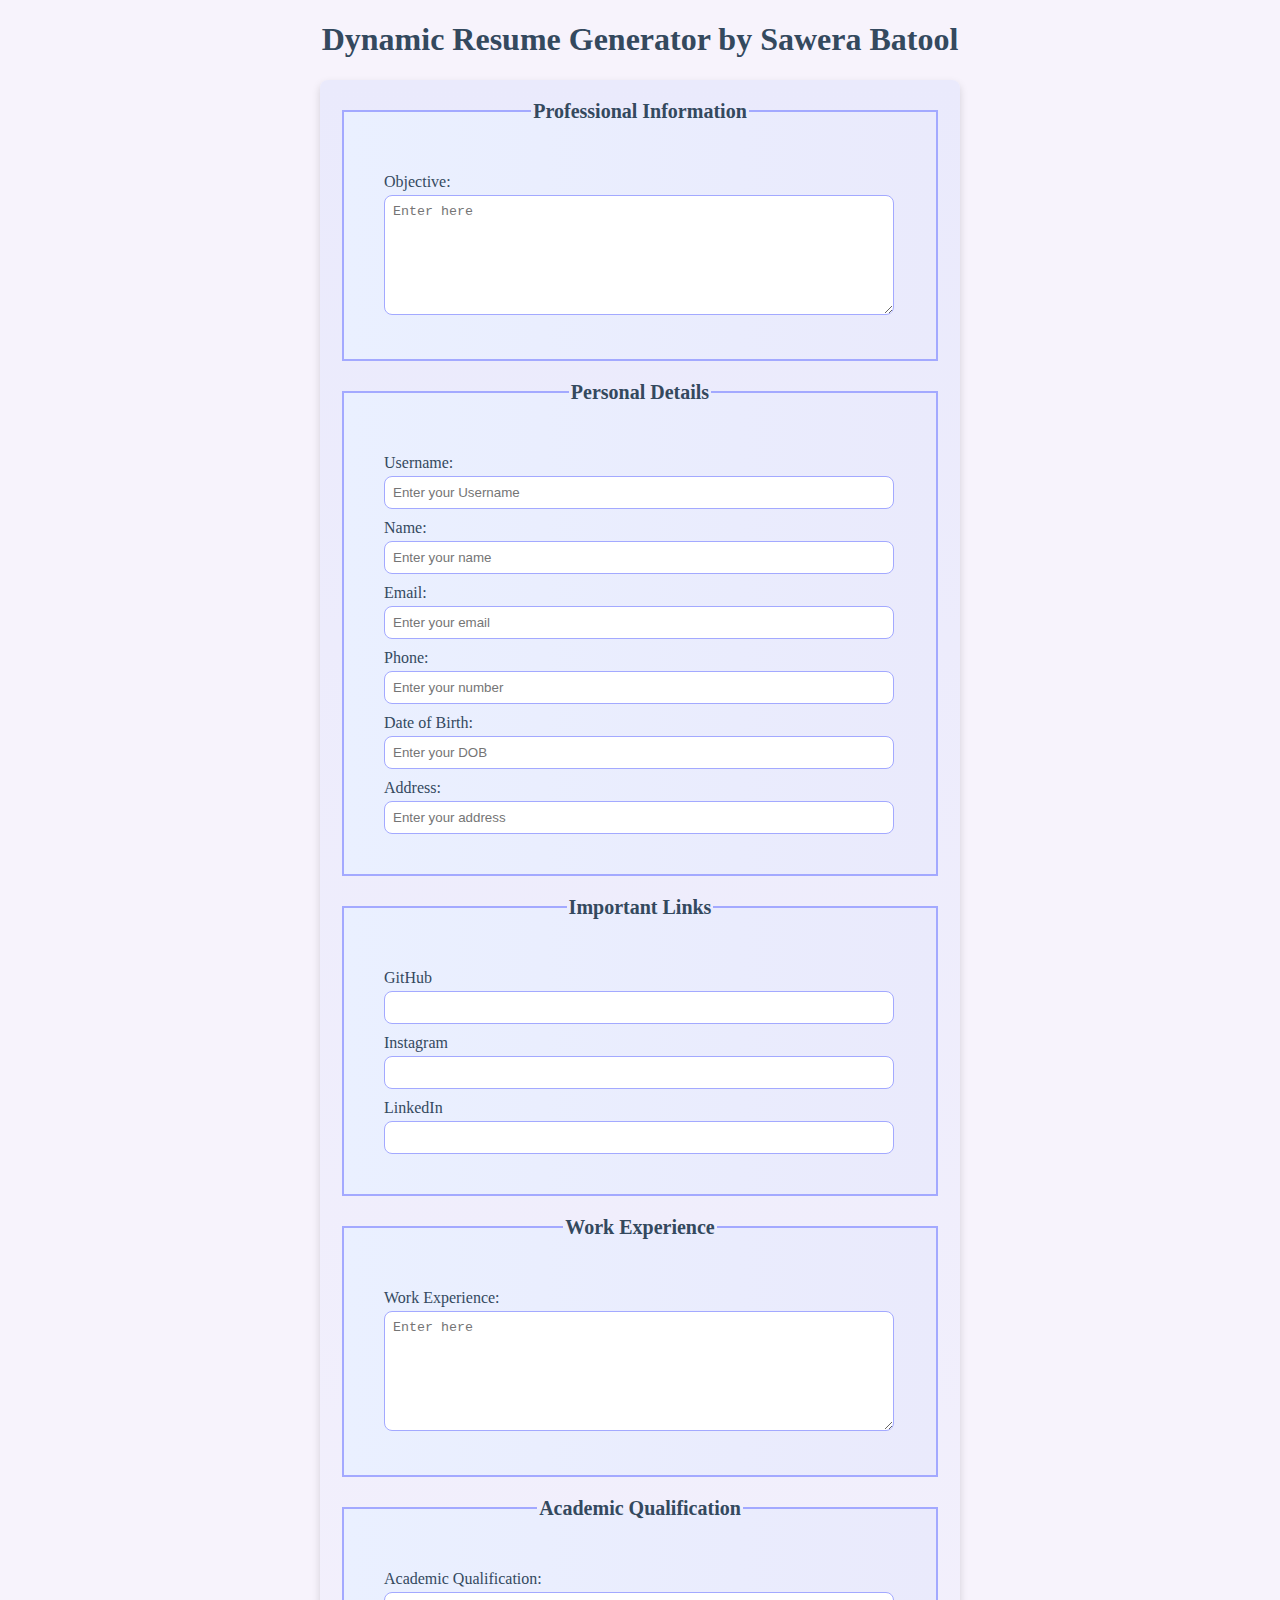
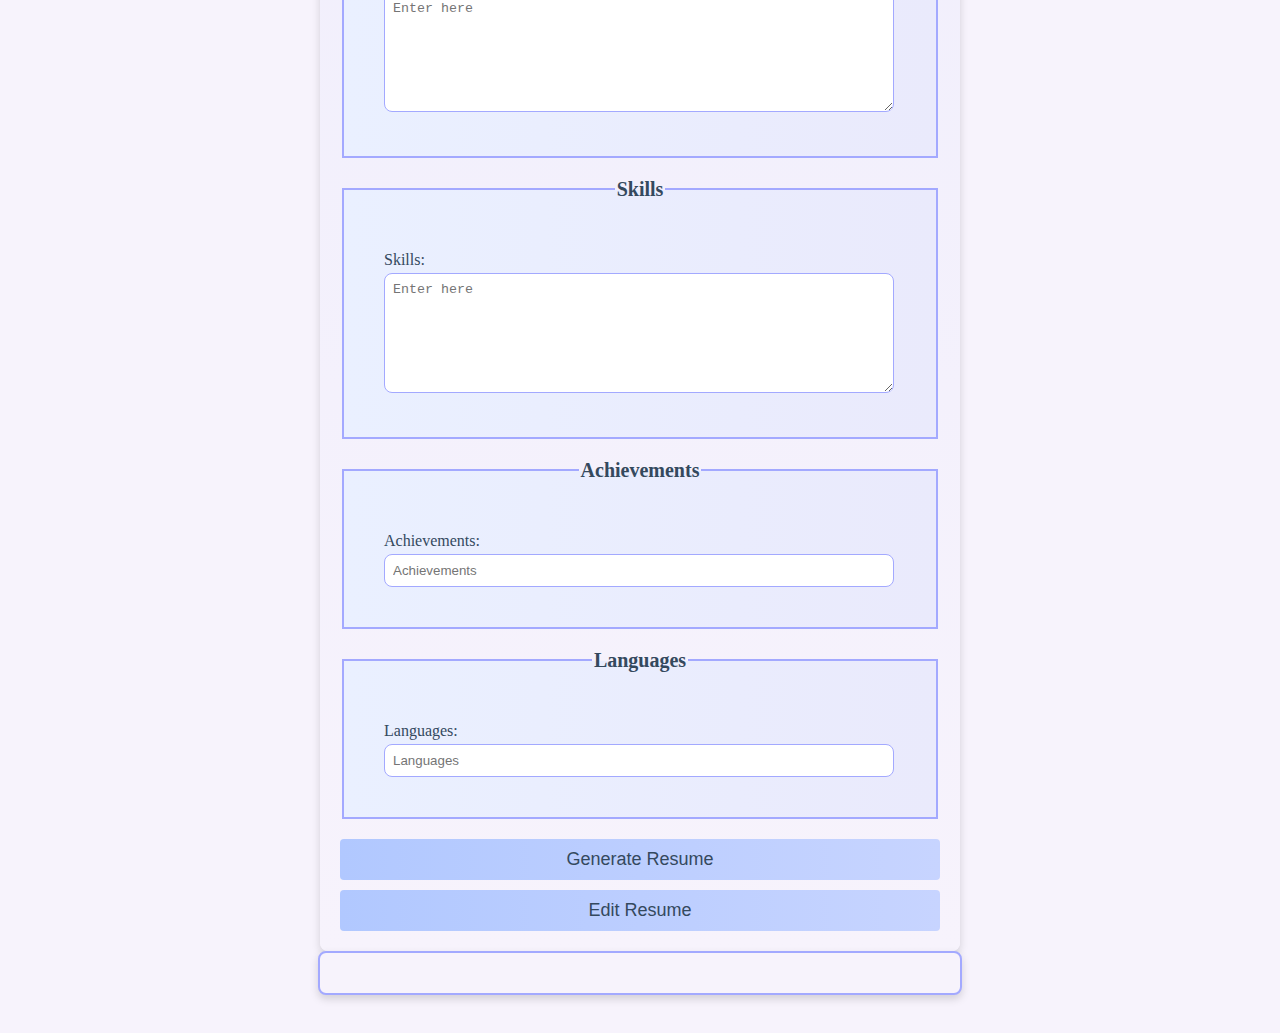
<file: Dynamic Resume/index.html>
<!DOCTYPE html>
<html lang="en">
<head>
    <meta charset="UTF-8">
    <meta name="viewport" content="width=device-width, initial-scale=1.0">
    <title>Dynamic Resume Builder</title>
    <link rel="stylesheet" href="style.css">
</head>
<body>

    <h1>Dynamic Resume Generator by Sawera Batool</h1>

    <div class="container">
        <!-- Resume Input Form -->
        <form id="resumeForm">
            <!-- Personal Information Section -->

            <fieldset>
                <legend>Professional Information</legend>

                <label for="objective">Objective:</label>
                <textarea id="objective" placeholder="Enter here" rows="3" required></textarea>

            </fieldset>
            <fieldset>
                <legend>Personal Details</legend>
                
                <label for="username">Username:</label>
                <input type="text" id="username" placeholder="Enter your Username" required><br>
                
                <label for="name">Name:</label>
                <input type="text" id="name" placeholder="Enter your name" required><br>

                <label for="email">Email:</label>
                <input type="email" id="email" placeholder="Enter your email" required><br>

                <label for="phone">Phone:</label>
                <input type="text" id="phone" placeholder="Enter your number" required><br>

                <label for="date of birth">Date of Birth:</label>
                <input type="text" id="date of birth" placeholder="Enter your DOB" required><br>

                <label for="address">Address:</label>
                <input type="text" id="address" placeholder="Enter your address" required><br>
            </fieldset>

            <fieldset>
                <legend>Important Links</legend>
            
                <label for="github">GitHub</label>
                <input type="text" id="github" placeholder="" required><br>
            
                <label for="instagram">Instagram</label>
                <input type="text" id="instagram" placeholder="" required><br>
            
                <label for="linkedin">LinkedIn</label>
                <input type="text" id="linkedin" placeholder="" required><br>
            </fieldset>

            <fieldset>
                <legend>Work Experience</legend>
                <label for="work experience">Work Experience:</label>
                <textarea id="work experience" placeholder="Enter here" rows="2" required></textarea>
            </fieldset>

            <fieldset>
                <legend>Academic Qualification</legend>
                <label for="academic qualification">Academic Qualification:</label>
                <textarea id="academic qualification" placeholder="Enter here" rows="2" required></textarea>
            </fieldset>

            <!-- Skills Section -->
            <fieldset>
                <legend>Skills</legend>
                <label for="skills">Skills:</label>
                <textarea id="skills" placeholder="Enter here" rows="4" required></textarea>
            </fieldset>

            <!-- Achievements Section -->
            <fieldset>
                <legend>Achievements</legend>
                <label for="achievements">Achievements:</label>
                <input type="text" id="achievements" placeholder="Achievements" required><br>
            </fieldset>

            <!-- Languages Section -->
            <fieldset>
                <legend>Languages</legend>
                <label for="languages">Languages:</label>
                <input type="text" id="languages" placeholder="Languages" required><br>
            </fieldset>

            <!-- Generate Resume Button -->
            <button id="generateResumeButton">Generate Resume</button>


            <!-- Button to toggle between viewing and editing the resume -->
            <button type="button" id="editResumeButton">Edit Resume</button>

        </form>
    </div>

    <div id="resumeOutput">
        <!-- Resume Will Be Generated Below -->
    </div>

    <br />

    <!-- Section for the shareable link option -->
    <div id="shareable-link-container" style=>
        <h2>Shareable Link</h2>
        <p>Here is your unique link to view or edit your resume:</p>
        <a href="#" id="shareable-link" target="_blank"></a>
    </div>

    <!-- Link to TypeScript file compiled to JavaScript -->
    <script src="script.js"></script>

</body>
</html>
</file>
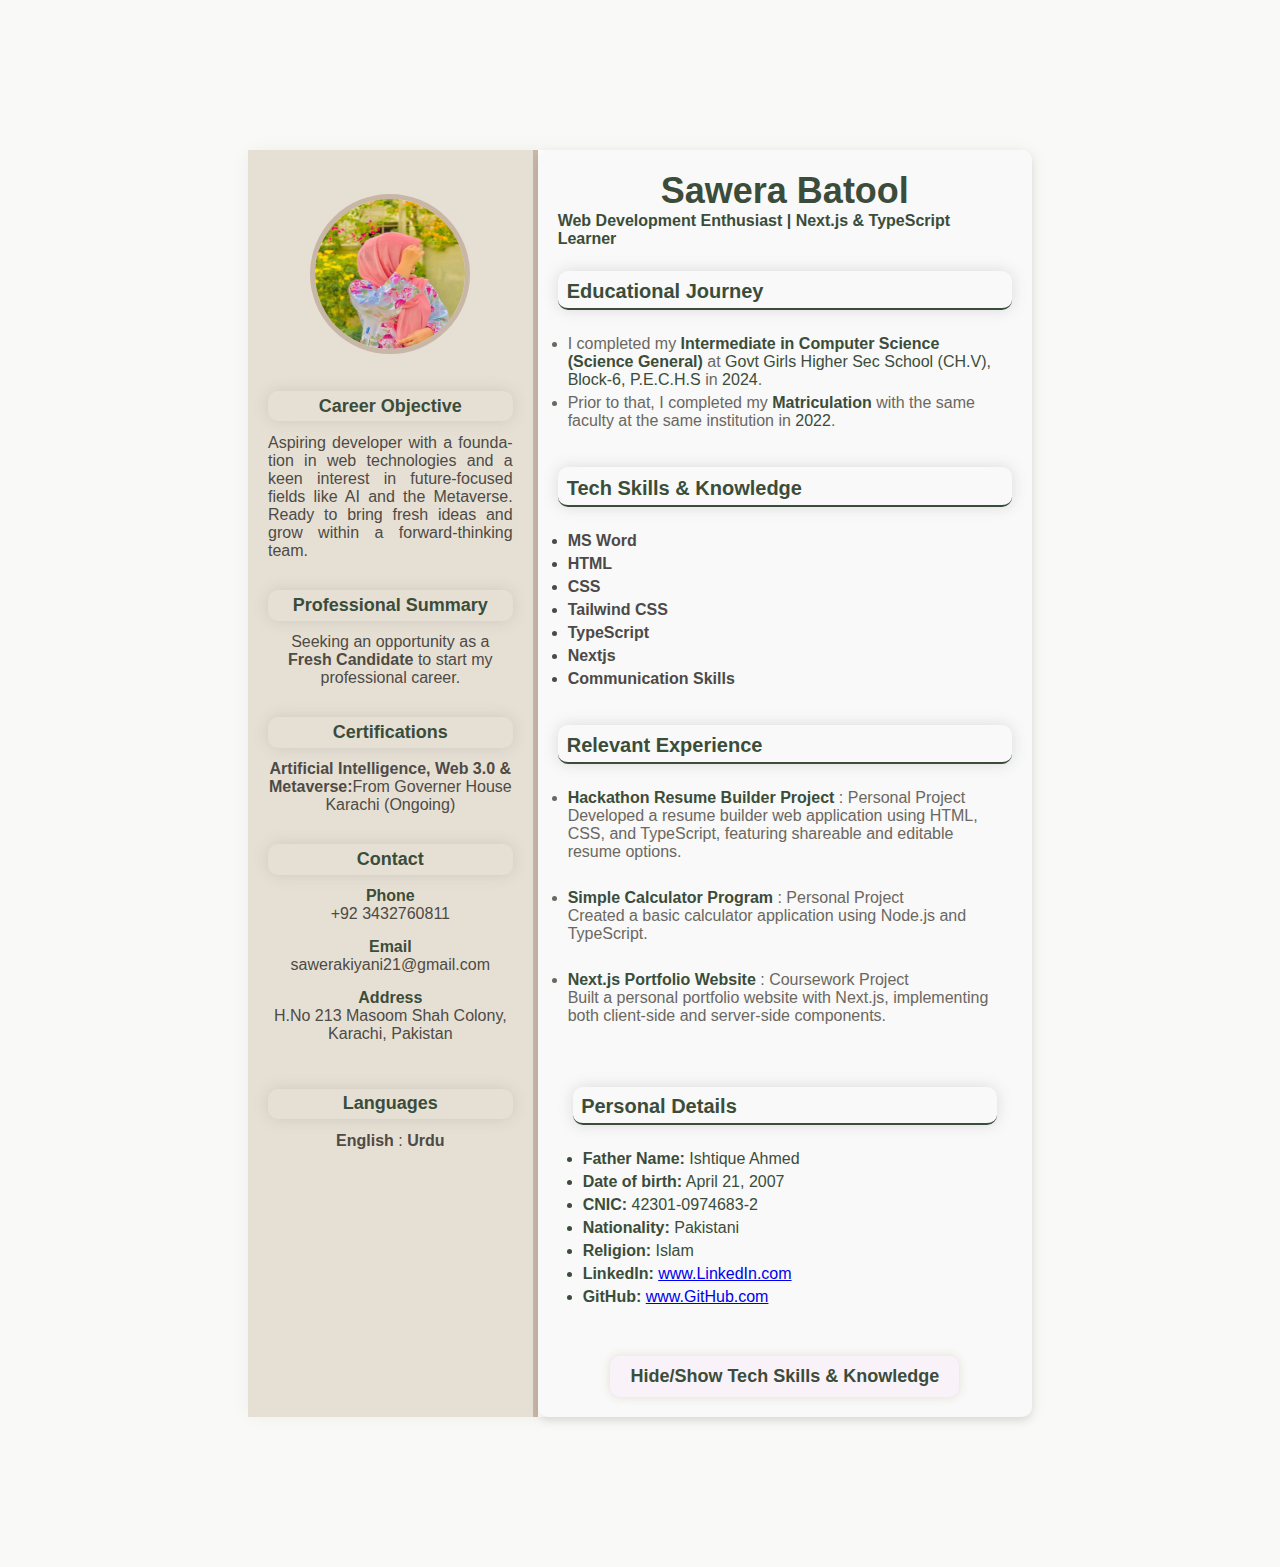
<file: Static Interactive Resume Builder/index.html>
<!DOCTYPE html>
<html lang="en">
<head>
    <meta charset="UTF-8">
    <meta name="viewport" content="width=device-width, initial-scale=1.0">
    <title>Static Resume Builder</title>
    <link rel="stylesheet" href="style.css" />
</head>
<body>
    <div class="resume-container">
        <!-- Left Section -->
        <div class="left-section">
            <img src="Profile Picture.webp" alt="Profile Picture" class="profile-picture">
            <section id="objective">
                <h3 style="color:#3b4d3a;">Career Objective</h3>
                <p style="text-align: justify; hyphens: auto;">Aspiring developer with a foundation in web technologies and a keen interest in future-focused fields like AI and the Metaverse. Ready to bring fresh ideas and grow within a forward-thinking team.</p>
            </section>
            <br />
            <section id="professional-summary">
                <h3 style="color: #3b4d3a;">Professional Summary</h3>
                <p>Seeking an opportunity as a <b>Fresh Candidate</b> to start my professional career.</p>
            </section>
            <br />
            <section id="Certification">
                <h3 style="color:#3b4d3a;">Certifications</h3>
                <p><b>Artificial Intelligence, Web 3.0 & Metaverse:</b>From Governer House Karachi (Ongoing)</p>
            </section>
            <br />
            <section id="Contact">
                <h3 style="color:#3b4d3a;">Contact</h3>
                <div class="contact-item">
                    <h4>Phone</h4>
                    <p>+92 3432760811</p>
                </div>
                <div class="contact-item">
                    <h4>Email</h4>
                    <p>sawerakiyani21@gmail.com</p>
                </div>
                <div class="contact-item">
                    <h4>Address</h4>
                    <p>H.No 213 Masoom Shah Colony, Karachi, Pakistan</p>
                </div>
            </section>
            <br />
            <section id="languages">
                <h3 style="color: #3b4d3a;">Languages</h3>
                <p><b>English</b>  :  <b>Urdu</b></p>
            </section>
        </div>
        <!-- Right Section -->
        <div class="right-section">
            <h1 style="color:#3b4d3a; font-size: 36px; margin: 0;">Sawera Batool</h1>
            <h4 style="color: #3b4d3a; margin: 0;">Web Development Enthusiast | Next.js & TypeScript Learner</h4>

            <section id="education">
                <h3 class="section-heading">Educational Journey</h3>
                <ul>
                    <li>
                        I completed my <b style="color:#3b4d3a;">Intermediate in Computer Science (Science General)</b> at 
                        <span style="color:#3b4d3a;">Govt Girls Higher Sec School (CH.V), Block-6, P.E.C.H.S</span> in 
                        <span style="color:#3b4d3a;">2024</span>.
                    </li>
                    <li>
                        Prior to that, I completed my <b style="color:#3b4d3a;">Matriculation</b> with the same faculty at the same institution in 
                        <span style="color:#3b4d3a;">2022</span>.
                    </li>
                </ul>        
            </section>

            <section id="skills">
                <h3 class="section-heading">Tech Skills & Knowledge</h3>
                <div class="skills-item">
                    <ul>
                        <li style="color: rgb(77, 73, 73);"><b>MS Word</b></li>
                        <li style="color: rgb(77, 73, 73);"><b>HTML</b></li>
                        <li style="color: rgb(77, 73, 73);"><b>CSS</b></li>
                        <li style="color: rgb(77, 73, 73);"><b>Tailwind CSS</b></li>
                        <li style="color: rgb(77, 73, 73);"><b>TypeScript</b></li>
                        <li style="color: rgb(77, 73, 73);"><b>Nextjs</b></li>
                        <li style="color: rgb(77, 73, 73);"><b>Communication Skills</b></li>
                    </ul>
                </div>
            </section>

            <section id="relavent-experience">
                <h3 class="section-heading">Relevant Experience</h3>
                <div class="experience-items">
                    <ul>
                        <li>
                            <b style="color: #3b4d3a;">Hackathon Resume Builder Project</b> : Personal Project <br>
                            <span>Developed a resume builder web application using HTML, CSS, and TypeScript, featuring shareable and editable resume options.</span>
                        </li>
                        <br>
                        <li>
                            <b style="color: #3b4d3a;">Simple Calculator Program</b> : Personal Project <br>
                            <span>Created a basic calculator application using Node.js and TypeScript.</span>
                        </li>
                        <br>
                        <li>
                            <b style="color: #3b4d3a;">Next.js Portfolio Website</b> : Coursework Project <br>
                            <span>Built a personal portfolio website with Next.js, implementing both client-side and server-side components.</span>
                        </li>
                    </ul>
                </div>
            </section>

            <section id="personal-info">
                <h3 class="section-heading">Personal Details</h3>
                <div class="info-item">
                    <ul>
                        <li style="color: #3b4d3a;"><b>Father Name:</b> Ishtique Ahmed</li>
                        <li style="color: #3b4d3a;"><b>Date of birth:</b> April 21, 2007</li>
                        <li style="color: #3b4d3a;"><b>CNIC:</b> 42301-0974683-2</li>
                        <li style="color: #3b4d3a;"><b>Nationality:</b> Pakistani</li>
                        <li style="color: #3b4d3a;"><b>Religion:</b> Islam</li>
                        <li style="color: #3b4d3a;"><b>LinkedIn:</b> <a href="https://www.linkedin.com/in/sawera-batool-4b6a06330" target="_blank">www.LinkedIn.com</a></li>
                        <li style="color: #3b4d3a;"><b>GitHub:</b> <a href="https://github.com/SaweraBatool" target="_blank">www.GitHub.com</a></li>
                    </ul>
                </div>
            </section>

            <button id="toggle-skills"><b>Hide/Show Tech Skills & Knowledge</b></button>
           
    </div>
    <script src="script.js"></script>
</body>
</html>
</file>
<file: Dynamic Resume/style.css>
body {
    font-family: "Times New Roman", Times, serif;
    margin: 20px;
    padding: 0;
    background-color: #f7f3fc; 
}

h1 {
    text-align: center;
    color: #34495e;
}


form {
    max-width: 600px;
    margin: auto;
    background: linear-gradient(to bottom, #eaeafc, #f7f3fc); 
    border-radius: 8px;
    box-shadow: 0 4px 8px rgba(0, 0, 0, 0.15);
    padding: 20px;
}


fieldset {
    border: 2px solid #a3a9ff; 
    padding: 40px;
    margin-bottom: 20px;
    background: linear-gradient(to right, #eaf0ff, #eaeafc); 
    color: #2c3e50;
    font-size: 16px;
}

legend {
    font-weight: bold;
    text-align: center;
    color: #34495e;
    font-size: 20px;
}


label {
    display: block;
    margin-top: 10px;
    color: #34495e;
}

input, textarea {
    width: calc(100% - 2px);
    padding: 8px;
    margin-top: 4px;
    border: 1px solid #a3a9ff;
    border-radius: 8px;
    box-sizing: border-box;
    background-color: #ffffff;
}

textarea {
    min-height: 120px;
    resize: vertical;
}


button {
    display: block;
    width: 100%;
    padding: 10px;
    background: linear-gradient(to right, #b1c8ff, #c7d4ff); 
    color: #34495e;
    border: none;
    border-radius: 4px;
    cursor: pointer;
    margin-top: 10px;
    font-size: 18px;
}

button:hover {
    background: linear-gradient(to right, #a3a9ff, #b1c8ff); 
}


#download-pdf {
    background: linear-gradient(to right, #c3b9ff, #d6caff); 
    color: white;
    padding: 10px 20px;
    margin-top: 20px;
    border-radius: 6px;
    font-size: 18px;
    text-align: center;
}

#download-pdf:hover {
    background: linear-gradient(to right, #a3a9ff, #b9a9ff); 
}


#resumeOutput {
    max-width: 600px;
    margin: auto;
    padding: 20px;
    border: 2px solid #a3a9ff;
    border-radius: 8px;
    background-color: #f7f3fc;
    box-shadow: 0 4px 8px rgba(0, 0, 0, 0.15);
}

#resumeOutput h2 {
    color: #0ec7df; 
}


#resume-display {
    max-width: 600px;
    margin: auto;
    padding: 20px;
    border: 2px solid #a3a9ff;
    border-radius: 8px;
    background: linear-gradient(to right, #f2f0ff, #eaeafc); 
    box-shadow: 0 4px 8px rgba(0, 0, 0, 0.2);
}

#resume-display h2, #resume-display h3 {
    color: #6c5ce7;
    text-align: center;
}

#resume-display p {
    line-height: 1.5;
    margin-bottom: 10px;
    color: #2c3e50;
}

/* Shareable Link Container */
#shareable-link-container {
    display: none;
    text-align: center;
    margin-top: 20px;
}

#shareable-link {
    color: #34495e;
    font-weight: bold;
    text-decoration: none;
    background-color: #eaeafc;
    padding: 10px 15px;
    border-radius: 4px;
    box-shadow: 0 2px 4px rgba(0, 0, 0, 0.1);
}

#shareable-link:hover {
    background-color: #d6caff;
}

/* Print Styles */
@media print {
    #resume-form, #shareable-link-container, button {
        display: none;
    }

    #resume-display {
        border: none;
        box-shadow: none;
        background-color: white;
    }
}
</file>
<file: Static Interactive Resume Builder/style.css>
/* General Styling */
body {
    font-family: 'Arial', sans-serif;
    background-color: #f9f9f7;
    margin: 0;
    padding: 150px;
}

.resume-container {
    display: flex;
    background-color: white;
    width: 80%;
    margin: 0 auto;
    border-radius: 10px;
    box-shadow: 0 0 20px rgba(0, 0, 0, 0.05);
}


/* Left Section Styling */
.left-section {
    background-color: #e6e0d4; 
    color: #4e4a45; 
    padding: 20px;
    width: 35%;
    text-align: center;
    border-right: 5px solid #c8b6a6; 
}

.profile-picture {
    width: 150px;
    height: 150px;
    margin-top: 10%;
    border-radius: 50%;
    border: 5px solid #c8b6a6;
    margin-bottom: 20px;
}

h1 {
    font-size: 24px;
    margin: 10px 0;
    margin-bottom: 30px;
    text-align: center;
    color: #3d3b38; 
}

h3 {
    font-size: 18px;
    padding: 2%;
    margin: 20px 0 10px;
    color: #6f6274; 
    border-radius: 10px;
    box-shadow: 0 0 15px rgba(111, 98, 116, 0.2); 
    margin-top: 5%;
    margin-bottom: 5%;
}

.contact-item {
    margin-bottom: 15px; 
}

h4 {
    color: #3b4d3a; 
    margin: 0; 
}

p {
    margin: 0; 
}

ul {
    list-style-type: disc;
    padding: 10px;
    margin: 10px 0;
    color: #6b6761; 
}

ul li {
    margin: 5px 0;
}

/* Right Section Styling */
.right-section {
    background-color: #f8f9f8;
    padding: 20px;
    border-radius: 10px;
    box-shadow: 0 4px 8px rgba(0, 0, 0, 0.1);
    font-family: Arial, sans-serif;
}

.title {
    color: #3b4d3a;
    font-size: 24px;
    text-align: center;
    margin-bottom: 15px;
}

.section-heading {
    color: #3b4d3a;
    font-size: 20px;
    border-bottom: 2px solid #3b4d3a;
    padding-bottom: 5px;
    margin-bottom: 10px;
}

#personal-info {
    background-color: #f8f9f8;
    padding: 15px;
    border-radius: 10px;
    margin-bottom: 10px;
}

#personal-info h3 {
    font-size: 20px;
    color: #3b4d3a;
    border-bottom: 2px solid #3b4d3a;
    padding-bottom: 5px;
   
}

#personal-info p {
    color: #2f3e2a;
    line-height: 1.6;
    margin: 5px 0;
}

.right-section {
    padding: 20px;
    width: 65%;
}

button {
    font-family: Arial, sans-serif;
    border-radius: 10px;
    background-color: #faf2f9; 
    color: #3b4d3a;
    border: none;
    padding: 10px 20px;
    box-shadow: 0 0 10px rgba(200, 182, 166, 0.4); 
    cursor: pointer;
    margin-top: 10px;
    font-size: 18px;
    text-align: center;
    display: block;
    margin-left: auto;
    margin-right: auto;
}

button:hover {
    background-color:#e6e0d4;
}
</file>
